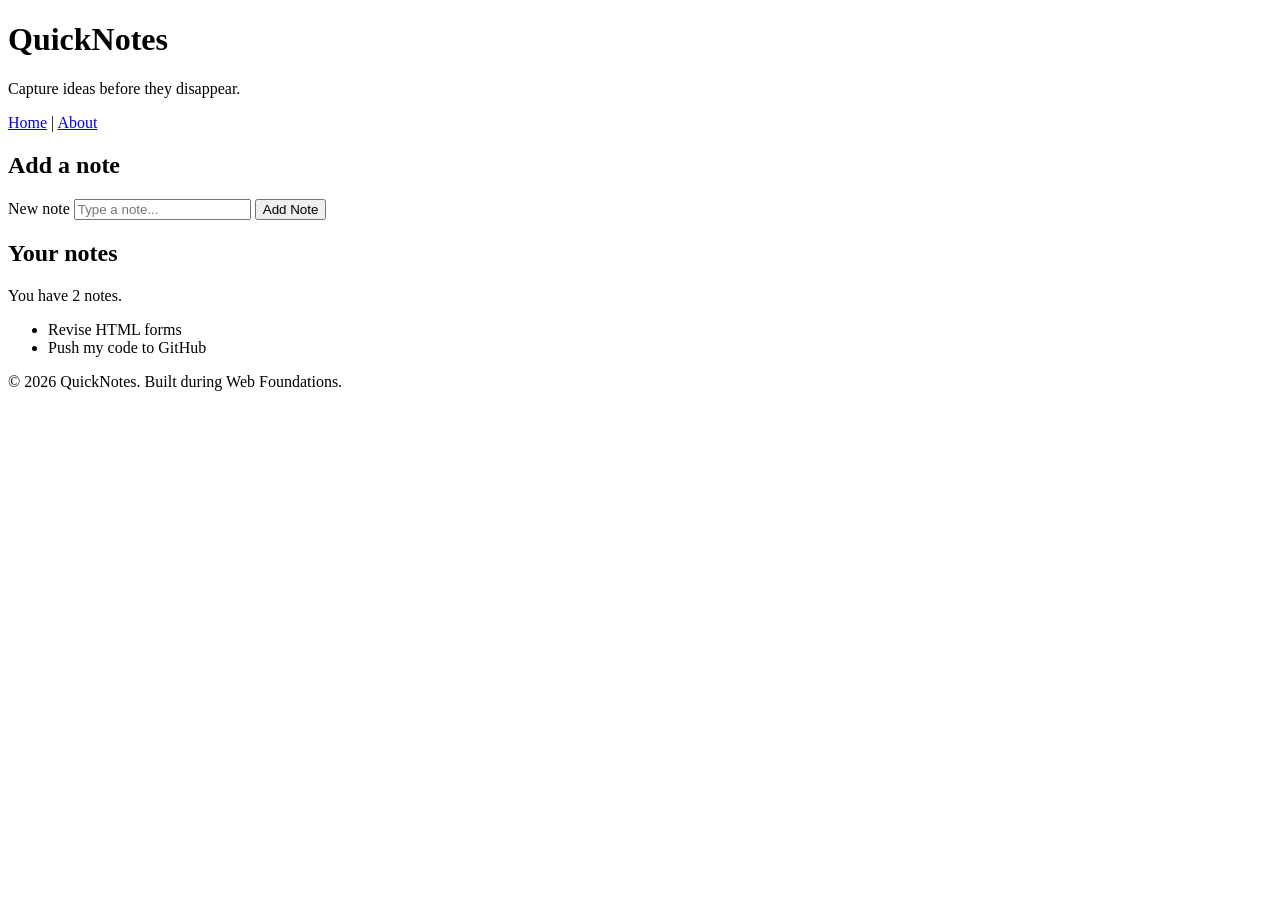
<file: day1/index.html>
<!DOCTYPE html>
<html lang="en">
  <head>
    <meta charset="UTF-8" />
    <meta name="viewport" content="width=device-width, initial-scale=1.0" />
    <title>QuickNotes</title>
  </head>
  <body>
    <header>
      <h1>QuickNotes</h1>
      <p>Capture ideas before they disappear.</p>
      <nav>
        <a href="index.html">Home</a> |
        <a href="about.html">About</a>
      </nav>
    </header>
 
    <main>
      <section>
        <h2>Add a note</h2>
        <form id="note-form">
          <label for="note-input">New note</label>
          <input type="text" id="note-input" placeholder="Type a note..." />
          <button type="submit">Add Note</button>
        </form>
      </section>
 
      <section>
        <h2>Your notes</h2>
        <p id="note-count">You have 2 notes.</p>
        <ul id="notes-list">
          <li>Revise HTML forms</li>
          <li>Push my code to GitHub</li>
        </ul>
      </section>
    </main>
 
    <footer>
      <p>&copy; 2026 QuickNotes. Built during Web Foundations.</p>
    </footer>
  </body>
</html>
</file>
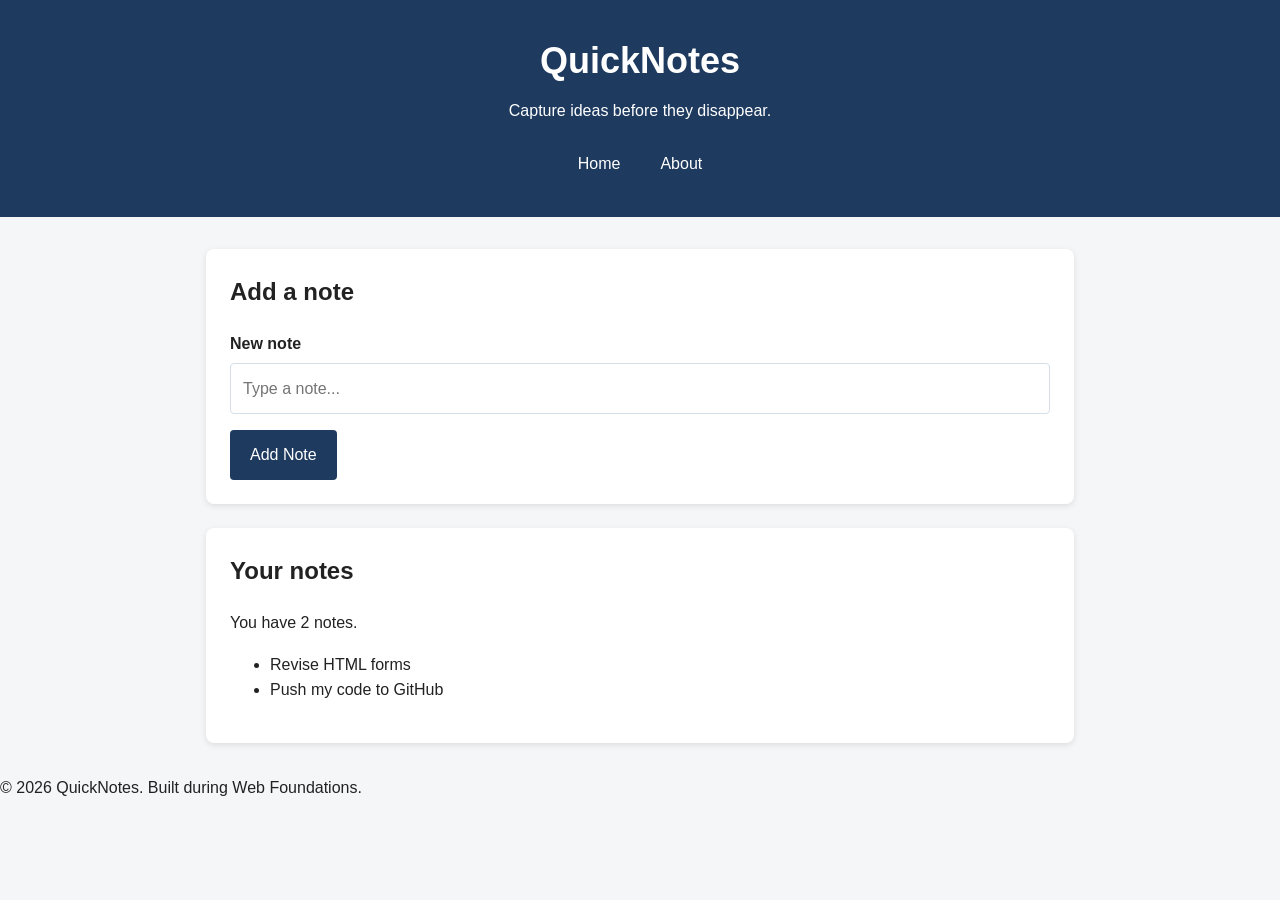
<file: day2/index.html>
<!DOCTYPE html>
<html lang="en">
  <head>
    <meta charset="UTF-8" />
    <meta name="viewport" content="width=device-width, initial-scale=1.0" />
    <title>QuickNotes</title>
    <link rel="stylesheet" href="style.css" />
  </head>
  <body>
    <header>
      <h1>QuickNotes</h1>
      <p>Capture ideas before they disappear.</p>
      <nav>
        <a href="index.html">Home</a>
        <a href="about.html">About</a>
      </nav>
    </header>

    <main>
      <section>
        <h2>Add a note</h2>
        <form id="note-form">
          <label for="note-input">New note</label>
          <input type="text" id="note-input" placeholder="Type a note..." />
          <button type="submit">Add Note</button>
        </form>
      </section>

      <section>
        <h2>Your notes</h2>
        <p id="note-count">You have 2 notes.</p>
        <ul id="notes-list">
          <li>Revise HTML forms</li>
          <li>Push my code to GitHub</li>
        </ul>
      </section>
    </main>

    <footer>
      <p>&copy; 2026 QuickNotes. Built during Web Foundations.</p>
    </footer>
  </body>
</html>
</file>
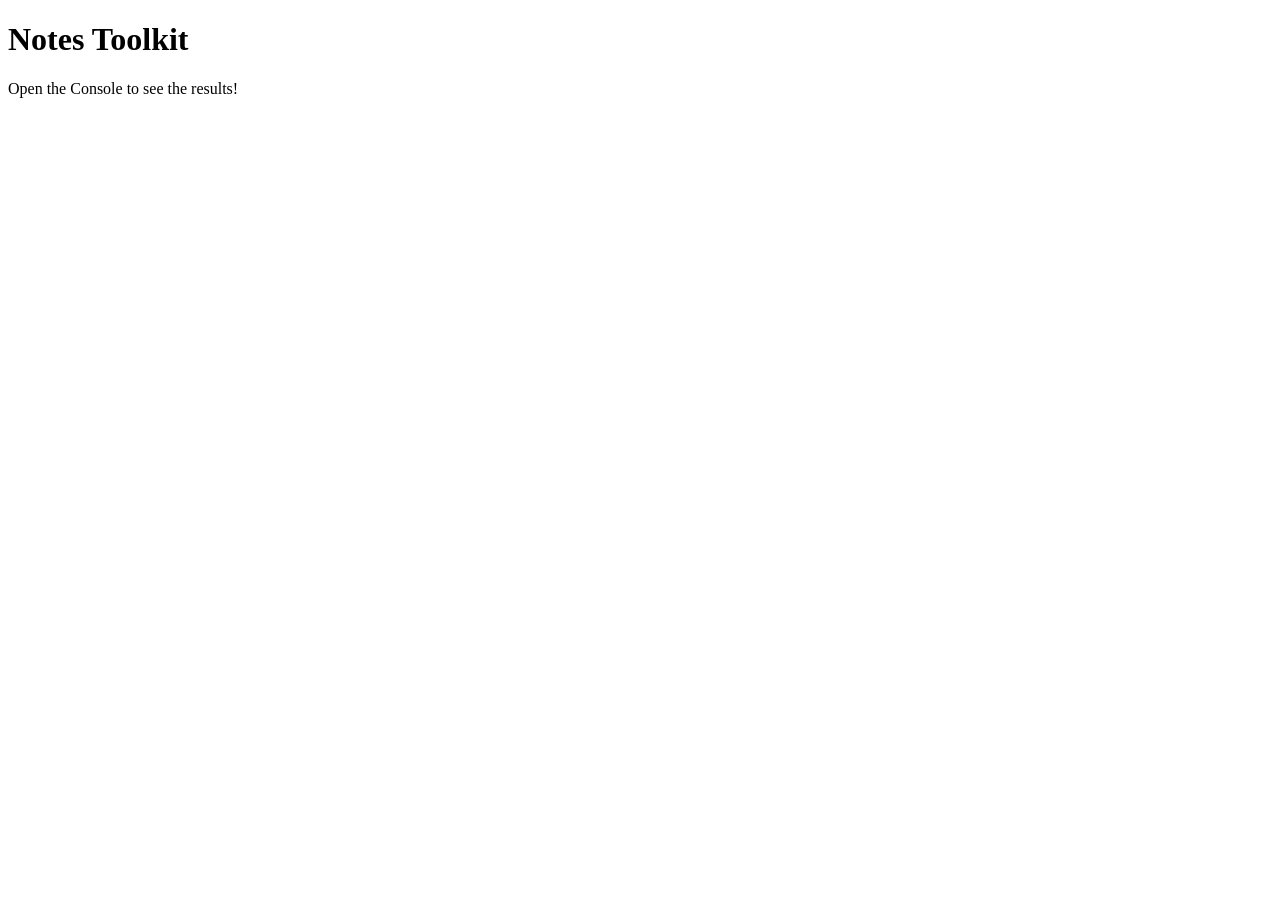
<file: day3/index.html>
<!DOCTYPE html>
<html lang="en">
<head>
    <meta charset="UTF-8">
    <meta name="viewport" content="width=device-width, initial-scale=1.0">
    <title>Notes Toolkit</title>
    <script src="script.js" defer></script>
</head>
<body>
    <h1>Notes Toolkit</h1>
    <p>Open the Console to see the results!</p>
</body>
</html>
</file>
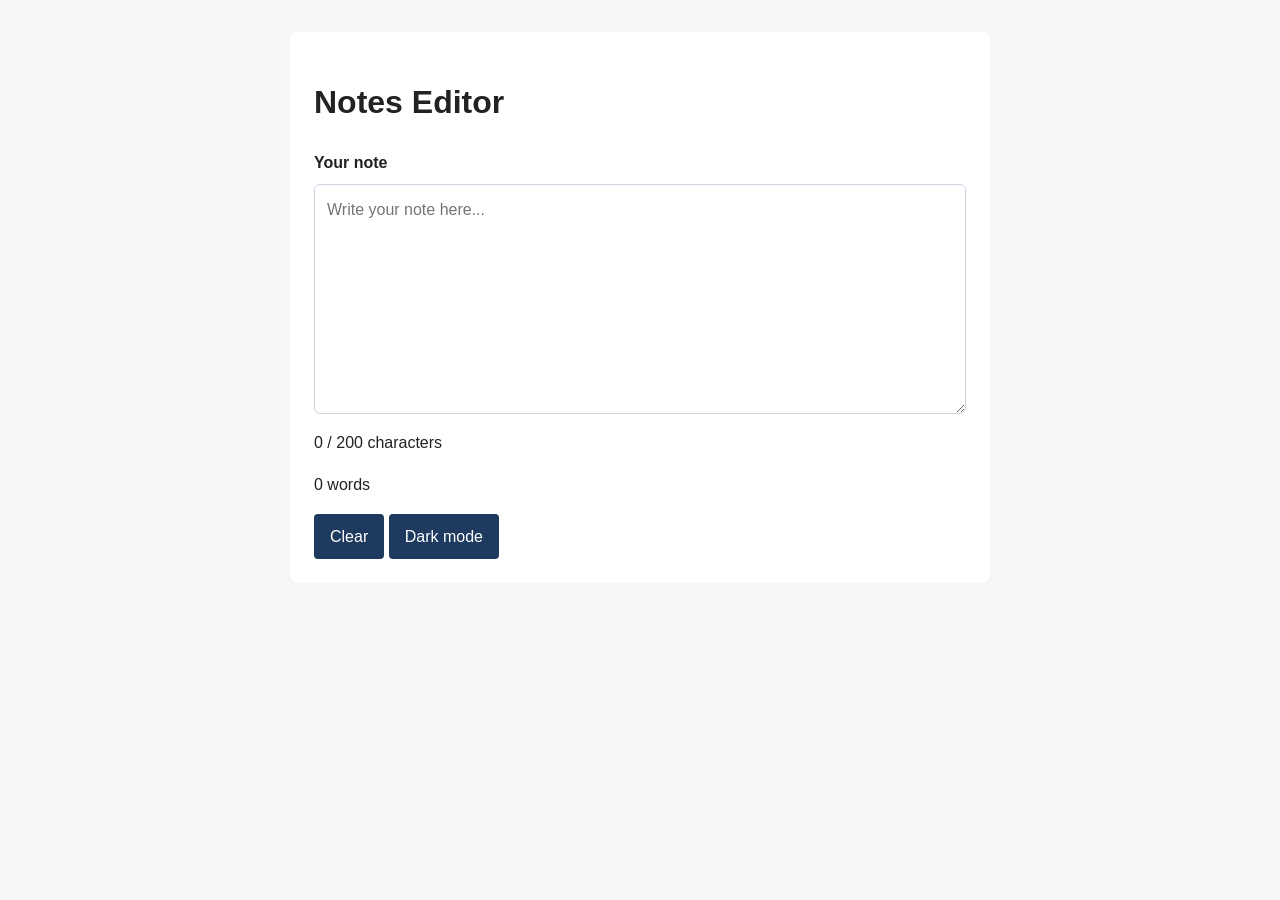
<file: day4/index.html>
<!DOCTYPE html>
<html lang="en">
<head>
    <meta charset="UTF-8">
    <meta name="viewport" content="width=device-width, initial-scale=1.0">
    <title>Notes Editor</title>
    <link rel="stylesheet" href="style.css" />
    <script src="script.js" defer></script>
</head>
<body>
    <main>
        <h1>Notes Editor</h1>

        <label for="note-text">Your note</label>
        <textarea
           id="note-text"
           rows="8"
           placeholder="Write your note here..."
        ></textarea>

        <p id="char-count">0 / 200 characters</p>
        <p id="word-count">0 words</p>

        <button id="clear-btn" type="button">Clear</button>
        <button id="theme-toggle" type="button">Dark mode</button>

    </main>
</body>
</html>
</file>
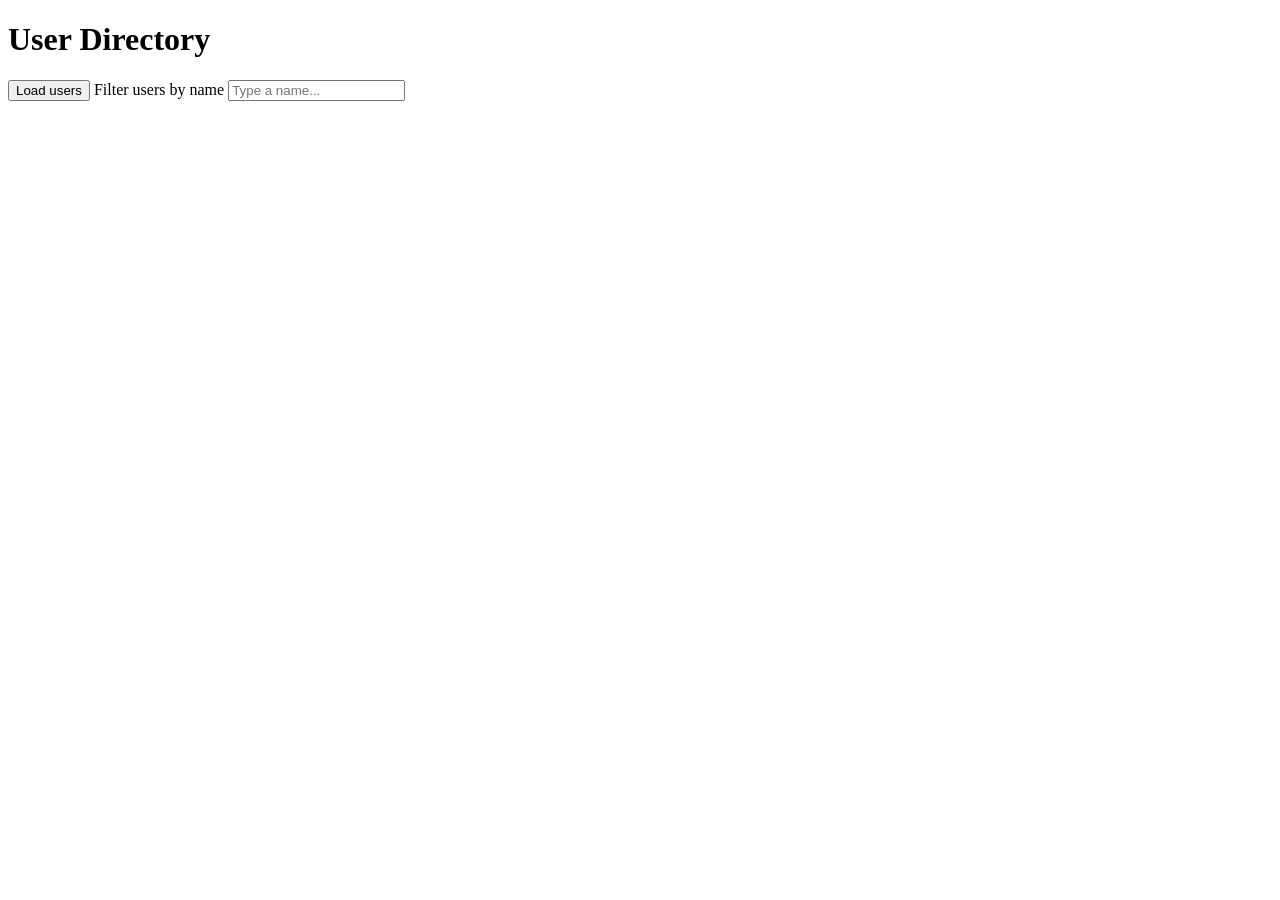
<file: day5/index.html>
<!DOCTYPE html>
<html lang="en">
<head>
    <meta charset="UTF-8">
    <meta name="viewport" content="width=device-width, initial-scale=1.0">
    <title>User Directory</title>
    <script src="users.js" defer></script>
</head>
<body>
 <main>
    <h1>User Directory</h1>

    <button id="load-users" type="button">Load users</button>

   <label for="filter-input">Filter users by name</label>
   <input type="search" id="filter-input" placeholder="Type a name...">

   <p id="status" role="status"></p>
   <ul id="users-list"></ul>
 </main>
</body>
</html>
</file>
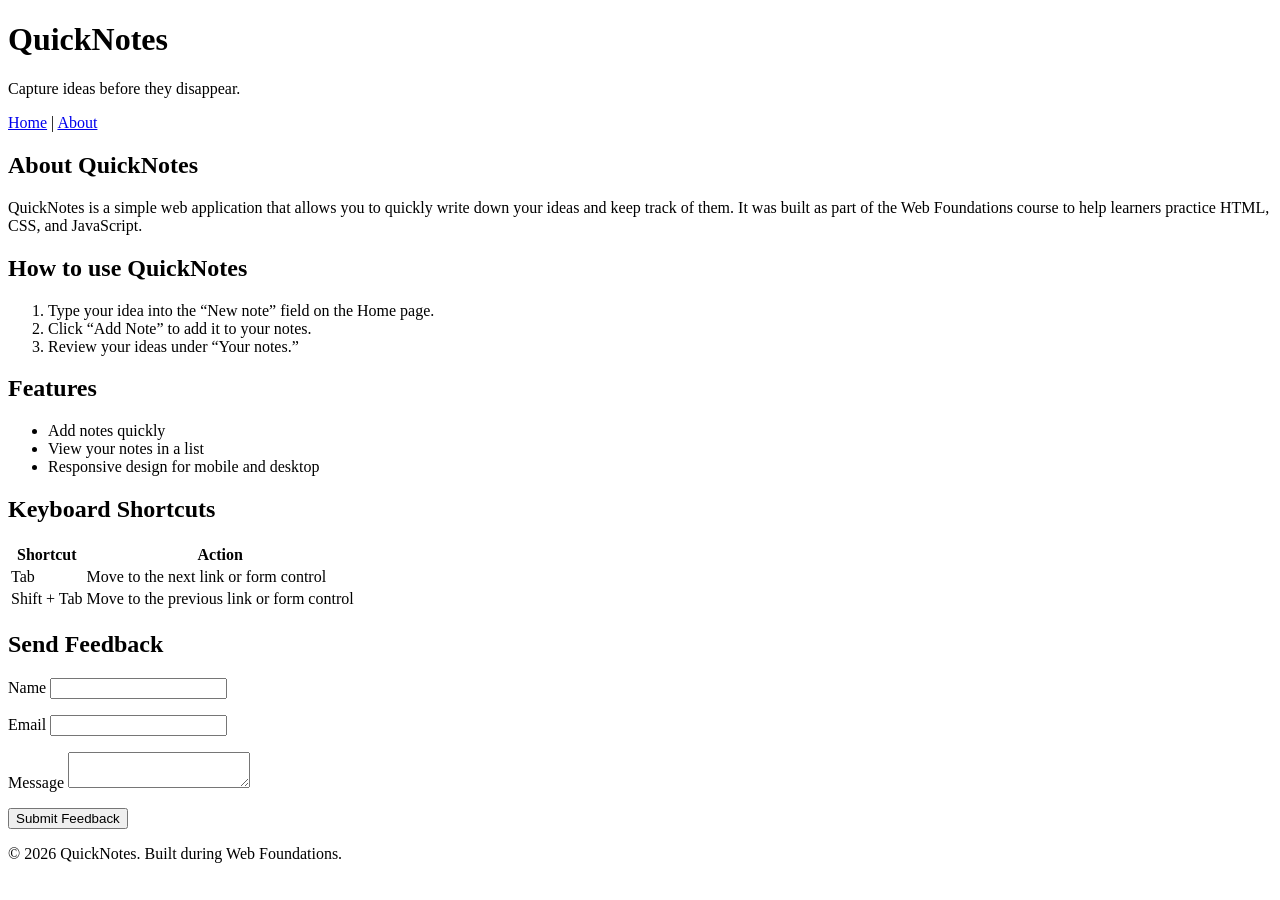
<file: day1/about.html>
<!DOCTYPE html>
<html lang="en">
  <head>
    <meta charset="UTF-8" />
    <meta name="viewport" content="width=device-width, initial-scale=1.0" />
    <title>About QuickNotes</title>
  </head>
  <body>
    <header>
      <h1>QuickNotes</h1>
      <p>Capture ideas before they disappear.</p>
      <nav>
        <a href="index.html">Home</a> |
        <a href="about.html">About</a>
      </nav>
    </header>
 
    <main>
      <h2>About QuickNotes</h2>
        <p>QuickNotes is a simple web application that allows you to quickly write down your ideas and keep track of them. It was built as part of the Web Foundations course to help learners practice HTML, CSS, and JavaScript.</p>
        
        <section>
          <h2>How to use QuickNotes</h2>
          <ol>
            <li>Type your idea into the “New note” field on the Home page.</li>
            <li>Click “Add Note” to add it to your notes.</li>
            <li>Review your ideas under “Your notes.”</li>
          </ol>
        </section>

        <section>
          <h2>Features</h2>
          <ul>
            <li>Add notes quickly</li>
            <li>View your notes in a list</li>
            <li>Responsive design for mobile and desktop</li>   
        </ul>
        </section>  

        <section>
          <h2>Keyboard Shortcuts</h2>
           <table>
            <tr>
                <th>Shortcut</th>
                <th>Action</th>
            </tr>
            <tr>
                <td>Tab</td>
                <td>Move to the next link or form control</td>
            </tr>

            <tr>
                <td>Shift + Tab</td>
                <td>Move to the previous link or form control</td>
            </tr>

           </table>
        </section>

        <section>
            <h2>Send Feedback</h2>
            <form>
                <p>
                    <label for="feedback-name">Name</label>
                    <input type="text" id="feedback-name" name="name" required />
                </p>

                <p>
                    <label for="feedback-email">Email</label>
                    <input type="email" id="feedback-email" name="email" required />
                </p>

                <p>
                    <label for="feedback-message">Message</label>
                    <textarea id="feedback-message" name="message" required></textarea>
                </p>

                <p>
                    <button type="submit">Submit Feedback</button>
                </p>
            </form>
        </section>
 
    </main>
 
    <footer>
      <p>&copy; 2026 QuickNotes. Built during Web Foundations.</p>
    </footer>
  </body>
</html>
</file>
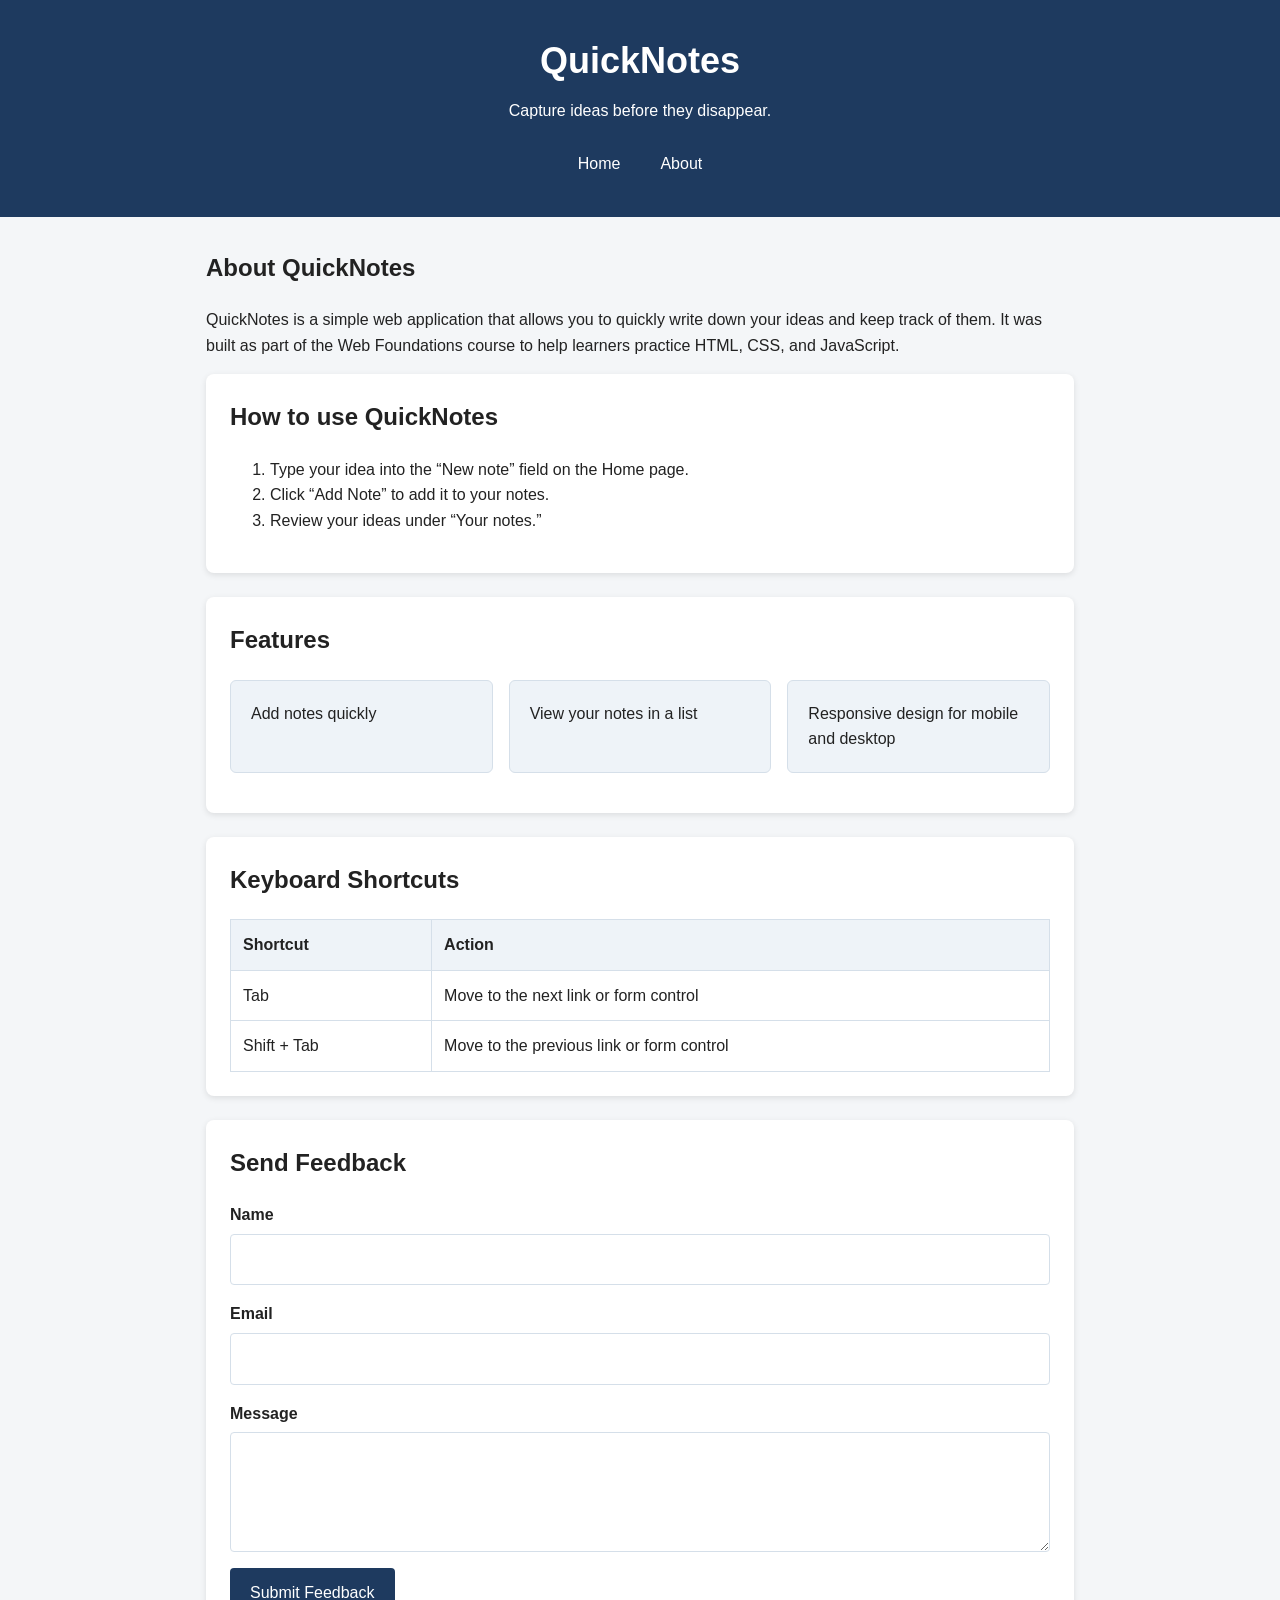
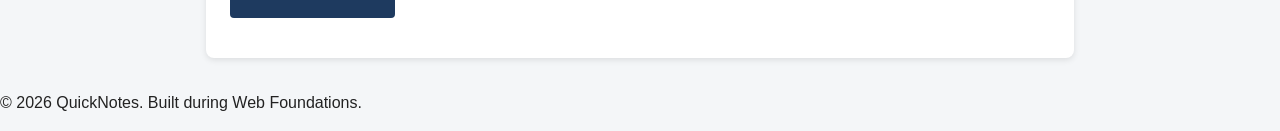
<file: day2/about.html>
<!DOCTYPE html>
<html lang="en">
  <head>
    <meta charset="UTF-8" />
    <meta name="viewport" content="width=device-width, initial-scale=1.0" />
    <title>About QuickNotes</title>
    <link rel="stylesheet" href="style.css" />
  </head>
  <body>
    <header>
      <h1>QuickNotes</h1>
      <p>Capture ideas before they disappear.</p>
      <nav>
        <a href="index.html">Home</a>
        <a href="about.html">About</a>
      </nav>
    </header>

    <main>
      <h2>About QuickNotes</h2>
        <p>QuickNotes is a simple web application that allows you to quickly write down your ideas and keep track of them. It was built as part of the Web Foundations course to help learners practice HTML, CSS, and JavaScript.</p>

        <section>
          <h2>How to use QuickNotes</h2>
          <ol>
            <li>Type your idea into the “New note” field on the Home page.</li>
            <li>Click “Add Note” to add it to your notes.</li>
            <li>Review your ideas under “Your notes.”</li>
          </ol>
        </section>

        <section>
          <h2>Features</h2>
          <ul class="features">
            <li>Add notes quickly</li>
            <li>View your notes in a list</li>
            <li>Responsive design for mobile and desktop</li>
        </ul>
        </section>

        <section>
          <h2>Keyboard Shortcuts</h2>
           <table>
            <tr>
                <th>Shortcut</th>
                <th>Action</th>
            </tr>
            <tr>
                <td>Tab</td>
                <td>Move to the next link or form control</td>
            </tr>

            <tr>
                <td>Shift + Tab</td>
                <td>Move to the previous link or form control</td>
            </tr>

           </table>
        </section>

        <section>
            <h2>Send Feedback</h2>
            <form>
                <p>
                    <label for="feedback-name">Name</label>
                    <input type="text" id="feedback-name" name="name" required />
                </p>

                <p>
                    <label for="feedback-email">Email</label>
                    <input type="email" id="feedback-email" name="email" required />
                </p>

                <p>
                    <label for="feedback-message">Message</label>
                    <textarea id="feedback-message" name="message" required></textarea>
                </p>

                <p>
                    <button type="submit">Submit Feedback</button>
                </p>
            </form>
        </section>

    </main>

    <footer>
      <p>&copy; 2026 QuickNotes. Built during Web Foundations.</p>
    </footer>
  </body>
</html>
</file>
<file: day2/style.css>
* {
  box-sizing: border-box;
}

body {
  margin: 0;
  font-family: Arial, sans-serif;
  line-height: 1.6;
  background-color: #f4f6f8;
  color: #222;
}

header{
  background-color: #1e3a5f;
  color: white;
  text-align: center;
  padding: 32px 16px;
}

header h1 {
  margin: 0;
  font-size: 36px;
}

header p {
  margin: 8px 0 20px;
}

nav {
  display: flex;
  justify-content: center;
  gap: 16px;
}

nav a {
  color: white;
  text-decoration: none;
  padding: 8px 12px;
  border-radius: 4px;
  transition: background-color 0.2s ease;
}

nav a:hover {
  background-color: #345b85;
}

main {
  max-width: 900px;
  margin: 32px auto;
  padding: 0 16px;
}

section {
  background-color: white;
  padding: 24px;
  margin-bottom: 24px;
  border-radius: 8px;
  box-shadow: 0 2px 6px rgba(0, 0, 0, 0.1);
}

section h2 {
  margin-top: 0;
}

.features {
  display: grid;
  grid-template-columns: repeat(auto-fit, minmax(180px, 1fr));
  gap: 16px;
  list-style: none;
  padding: 0;
}

.features li {
  background-color: #eef3f8;
  padding: 20px;
  border: 1px solid #d5dfe9;
  border-radius: 6px;
}

table {
  width: 100%;
  border-collapse: collapse;
}

th,
td {
  border: 1px solid #d5dfe9;
  padding: 12px;
  text-align: left;
}
th {
  background-color: #eef3f8;
}

label {
  display: block;
  margin-bottom: 6px;
  font-weight: bold;
}

input,
textarea {
  display: block;
  width: 100%;
  padding: 12px;
  margin-bottom: 16px;
  border: 1px solid #d5dfe9;
  border-radius: 4px;
  font: inherit;
}

textarea {
  min-height: 120px;
  resize: vertical;
}

button {
  background-color: #1e3a5f;
  color: white;
  padding: 12px 20px;
  border: none;
  border-radius: 4px;
  font: inherit;
  cursor: pointer;
  transition: background-color 0.2s ease;
}

button:hover {
  background-color: #345b85;
}

@media (max-width: 600px) {
  header {
    padding: 20px 12px;
  }

  header h1 {
    font-size: 28px;
  }

  section {
    padding: 16px;
  }
}
</file>
<file: day4/style.css>
:root {
  --page-bg: #f4f6f8;
  --surface-bg: #ffffff;
  --text-color: #222222;
  --border-color: #cbd5e1;
  --button-bg: #1e3a5f;
  --button-text: #ffffff;
}

body.dark {
  --page-bg: #111827;
  --surface-bg: #1f2937;
  --text-color: #f3f4f6;
  --border-color: #64748b;
  --button-bg: #93c5fd;
  --button-text: #111827;
}

* {
  box-sizing: border-box;
}

body {
  margin: 0;
  font-family: Arial, sans-serif;
  line-height: 1.6;
  background-color: var(--page-bg);
  color: var(--text-color);
}

main {
  max-width: 700px;
  margin: 32px auto;
  padding: 24px;
  background-color: var(--surface-bg);
  border-radius: 8px;
}

label {
  display: block;
  margin-bottom: 8px;
  font-weight: bold;
}

textarea {
  display: block;
  width: 100%;
  padding: 12px;
  font: inherit;
  background-color: var(--surface-bg);
  color: var(--text-color);
  border: 1px solid var(--border-color);
  border-radius: 6px;
  resize: vertical;
}

button {
  padding: 10px 16px;
  font: inherit;
  background-color: var(--button-bg);
  color: var(--button-text);
  border: none;
  border-radius: 4px;
  cursor: pointer;
}

button:hover {
  opacity: 0.85;
}

.warning {
  color: #f97316;
}

.over {
  color: #ef4444;
  font-weight: bold;
}
</file>
